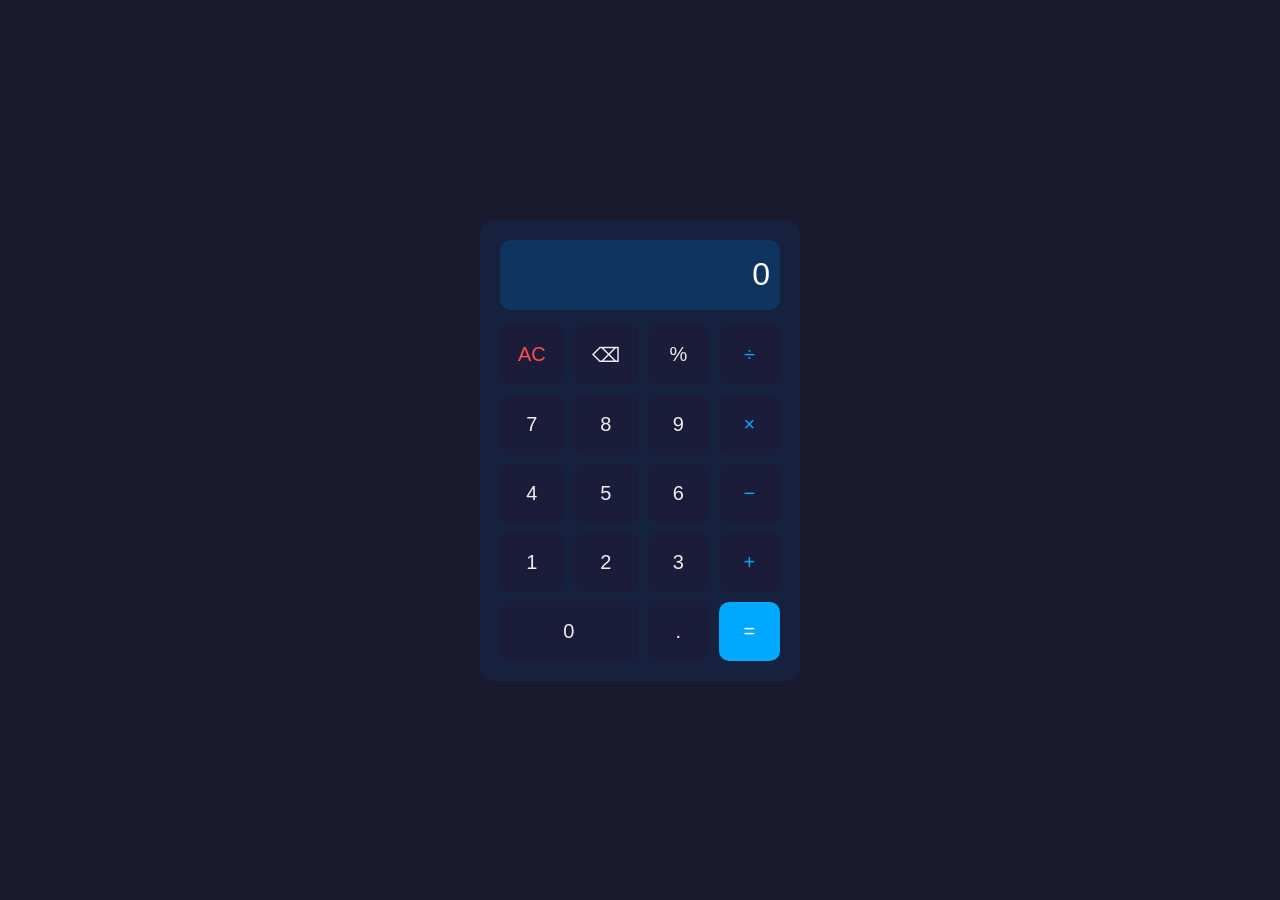
<file: calculator/index.html>
<!DOCTYPE html>
<html lang="en">
<head>
  <meta charset="UTF-8">
  <meta name="viewport" content="width=device-width, initial-scale=1.0">
  <title>Calculator</title>
  <link rel="stylesheet" href="style.css">
</head>
<body>

  <main class="calculator">
    <div class="display" id="display">0</div>

    <div class="buttons">
      <button class="key ac" data-action="clear">AC</button>
      <button class="key" data-action="back">⌫</button>
      <button class="key" data-value="%">%</button>
      <button class="key op" data-value="/">÷</button>

      <button class="key" data-value="7">7</button>
      <button class="key" data-value="8">8</button>
      <button class="key" data-value="9">9</button>
      <button class="key op" data-value="*">×</button>

      <button class="key" data-value="4">4</button>
      <button class="key" data-value="5">5</button>
      <button class="key" data-value="6">6</button>
      <button class="key op" data-value="-">−</button>

      <button class="key" data-value="1">1</button>
      <button class="key" data-value="2">2</button>
      <button class="key" data-value="3">3</button>
      <button class="key op" data-value="+">+</button>

      <button class="key zero" data-value="0">0</button>
      <button class="key" data-value=".">.</button>
      <button class="key equals" data-action="equals">=</button>
    </div>
  </main>

  <script src="script.js"></script>
</body>
</html>
</file>
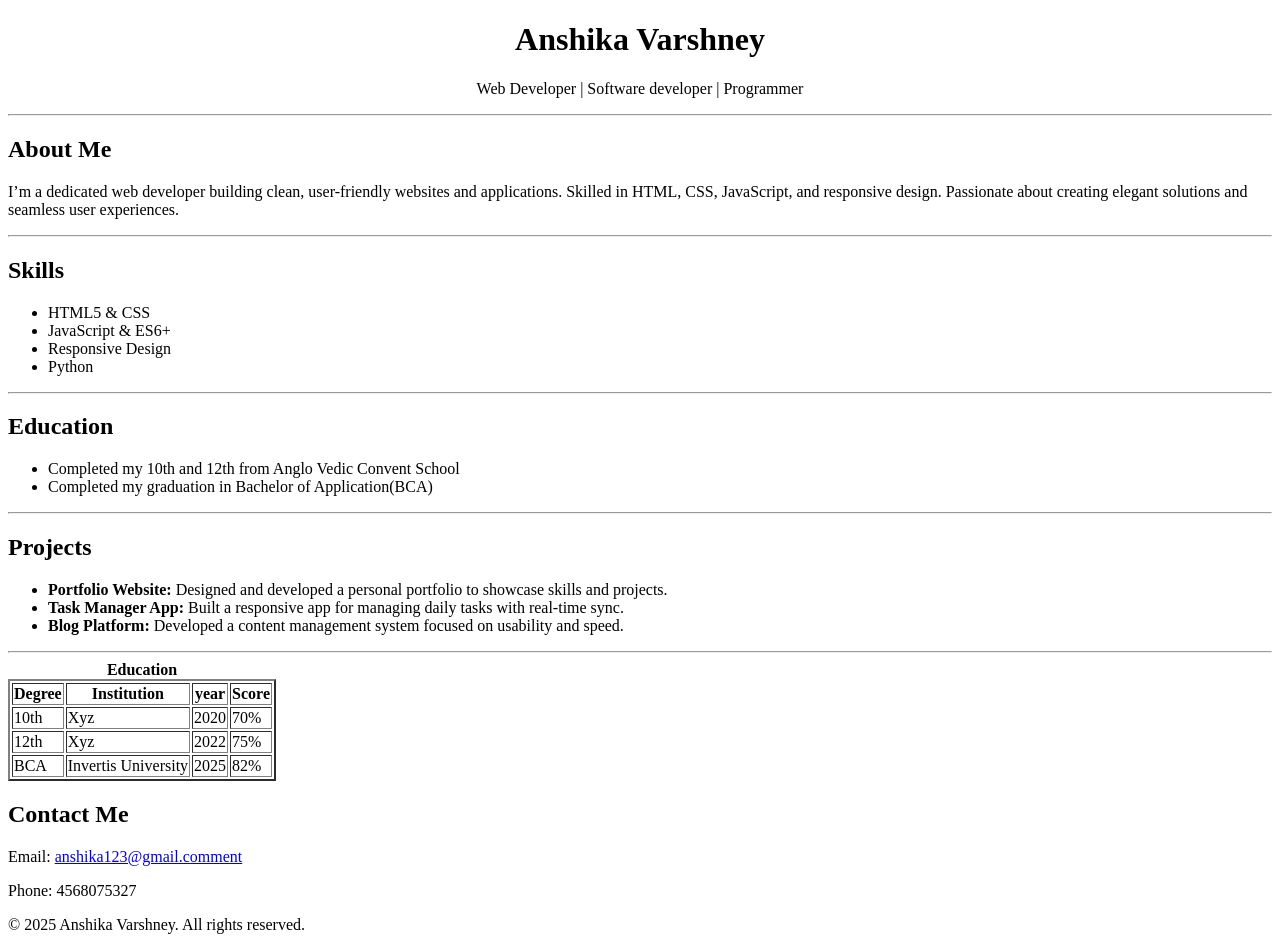
<file: portfolio.html>
<!DOCTYPE html>
<html lang="en">
<head>
  <meta charset="UTF-8" />
  <meta name="viewport" content="width=device-width, initial-scale=1" />
  <title>My personal portfolio</title>
</head>
<body>
  <header>
    <h1><center>Anshika Varshney</center></h1>
    <p><center>Web Developer | Software developer | Programmer</center></p>
  </header><hr>

  <main>
    <section id="about">
      <h2>About Me</h2>
      <p>
        I’m a dedicated web developer building clean, user-friendly websites and applications. Skilled in HTML, CSS, JavaScript, and responsive design. Passionate about creating elegant solutions and seamless user experiences.
      </p><hr>
    </section>

    <section>
        <h2>Skills</h2>
  <ul>
    <li>HTML5 & CSS</li>
    <li>JavaScript &amp; ES6+</li>
    <li>Responsive Design</li>
    <li>Python</li>
  </ul>
    </section><hr>

    <section>
        <h2>Education</h2>
     <ul>
         <li>Completed my 10th and 12th from Anglo Vedic Convent School</li>
        <li>Completed my graduation in Bachelor of Application(BCA)</li>
     </ul>   
    </section><hr>

    <section id="projects">
      <h2>Projects</h2>
      <ul>
        <li><strong>Portfolio Website:</strong> Designed and developed a personal portfolio to showcase skills and projects.</li>
        <li><strong>Task Manager App:</strong> Built a responsive app for managing daily tasks with real-time sync.</li>
        <li><strong>Blog Platform:</strong> Developed a content management system focused on usability and speed.</li>
      </ul>
    </section><hr>

    <table border=2>
   <caption><b>Education</b></caption>
    <thead>
        <tr>
            <th>Degree</th>
            <th>Institution</th>
            <th>year</th>
            <th>Score</th>
        </tr>
    </thead>
    <tbody>
        <tr>
            <td>10th</td>
            <td>Xyz</td>
            <td>2020</td>
            <td>70%</td>
        </tr>
        <tr>
            <td>12th</td>
            <td>Xyz</td>
            <td>2022</td>
            <td>75%</td>
        </tr>
        <tr>
            <td>BCA</td>
            <td>Invertis University</td>
            <td>2025</td>
            <td>82%</td>
        </tr>
    </tbody>
   </table>

    <section id="contact">
      <h2>Contact Me</h2>
      <p>Email: <a href="anshika123@gmail.com">anshika123@gmail.comment</a></p>
      <p>Phone: 4568075327</p>
    </section>
  </main>

  <footer>
    <p>© 2025 Anshika Varshney. All rights reserved.</p>
  </footer>
</body>
</html>
</file>
<file: calculator/style.css>
* {
  box-sizing: border-box;
}

body {
  margin: 0;
  font-family: Arial, sans-serif;
  background: #1a1a2e;
  display: flex;
  justify-content: center;
  align-items: center;
  height: 100vh;
}

.calculator {
  width: 320px;
  background: #16213e;
  padding: 20px;
  border-radius: 15px;
}

.display {
  background: #0f3460;
  height: 70px;
  color: #fff;
  font-size: 32px;
  display: flex;
  align-items: center;
  justify-content: flex-end;
  padding: 10px;
  border-radius: 10px;
  margin-bottom: 15px;
}

.buttons {
  display: grid;
  grid-template-columns: repeat(4, 1fr);
  gap: 10px;
}

.key {
  padding: 18px;
  border: none;
  border-radius: 10px;
  font-size: 20px;
  background: #1b1b3a;
  color: #eee;
  cursor: pointer;
}

.key:hover {
  background: #222253;
}

.op {
  color: #00a8ff;
}

.ac {
  color: #ff4d4d;
}

.zero {
  grid-column: span 2;
}

.equals {
  background: #00a8ff;
  color: #fff;
}
</file>
